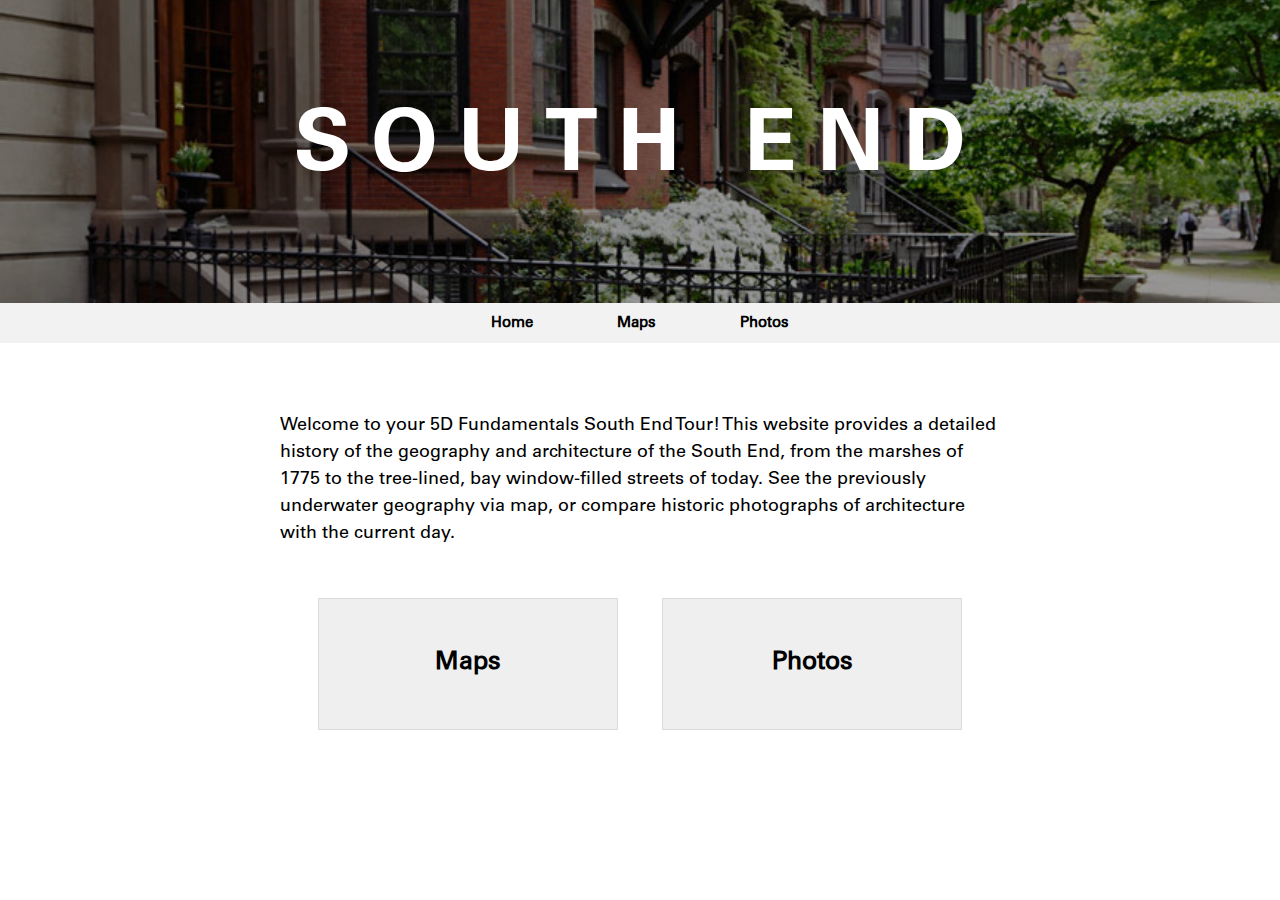
<file: index.html>
<!DOCTYPE html>
<html>
<head>
	<title>South End Tour: Then and Now</title>
	<link rel="stylesheet" type="text/css" href="styles.css">
	<!-- <script src="script.js" type="text/javascript"></script> -->

</head>
<body>
	<a class="header-link" href="index.html"><div class="southendheader">
		<h1 class="title">South End</h1>
	</div></a>

	<div class="navigation">
        <ul class="navigation-list">
            <li class="navigation-list-item">
                <a class="nav" href="index.html">Home</a>
            </li>
            <li class="navigation-list-item">
                <a class="nav" href="subpages/maps.html">Maps</a>
            </li>
            <li class="navigation-list-item2">
                <a class="nav" href="subpages/photos.html">Photos</a>
            </li>
        </ul>
    </div>

	<div class="main-content">

		<div class="intro">
			<p class="intro">Welcome to your 5D Fundamentals South End Tour! This website provides a detailed history of the geography and architecture of the South End, from the marshes of 1775 to the tree-lined, bay window-filled streets of today. See the previously underwater geography via map, or compare historic photographs of architecture with the current day.</p>
		</div>

		<div class="navigation-list-home">
			<a class="navigation-list-home" href="subpages/maps.html"><button class="navigation-list-item-home" type="button">Maps</button></a>
			<a class="navigation-list-home" href="subpages/photos.html"><button class="navigation-list-item-home" type="button">Photos</button></a>
		    <!-- <ul class="navigation-list-home">
		        <li class="navigation-list-item-home">
		            <a class="nav-home" href="subpages/maps.html">Maps</a>
		        </li>
		        <li class="navigation-list-item-home">
		            <a class="nav-home" href="subpages/photos.html">Photos</a>
		        </li>
		    </ul> -->
	    </div>
	</div>

</body>
</html>
</file>
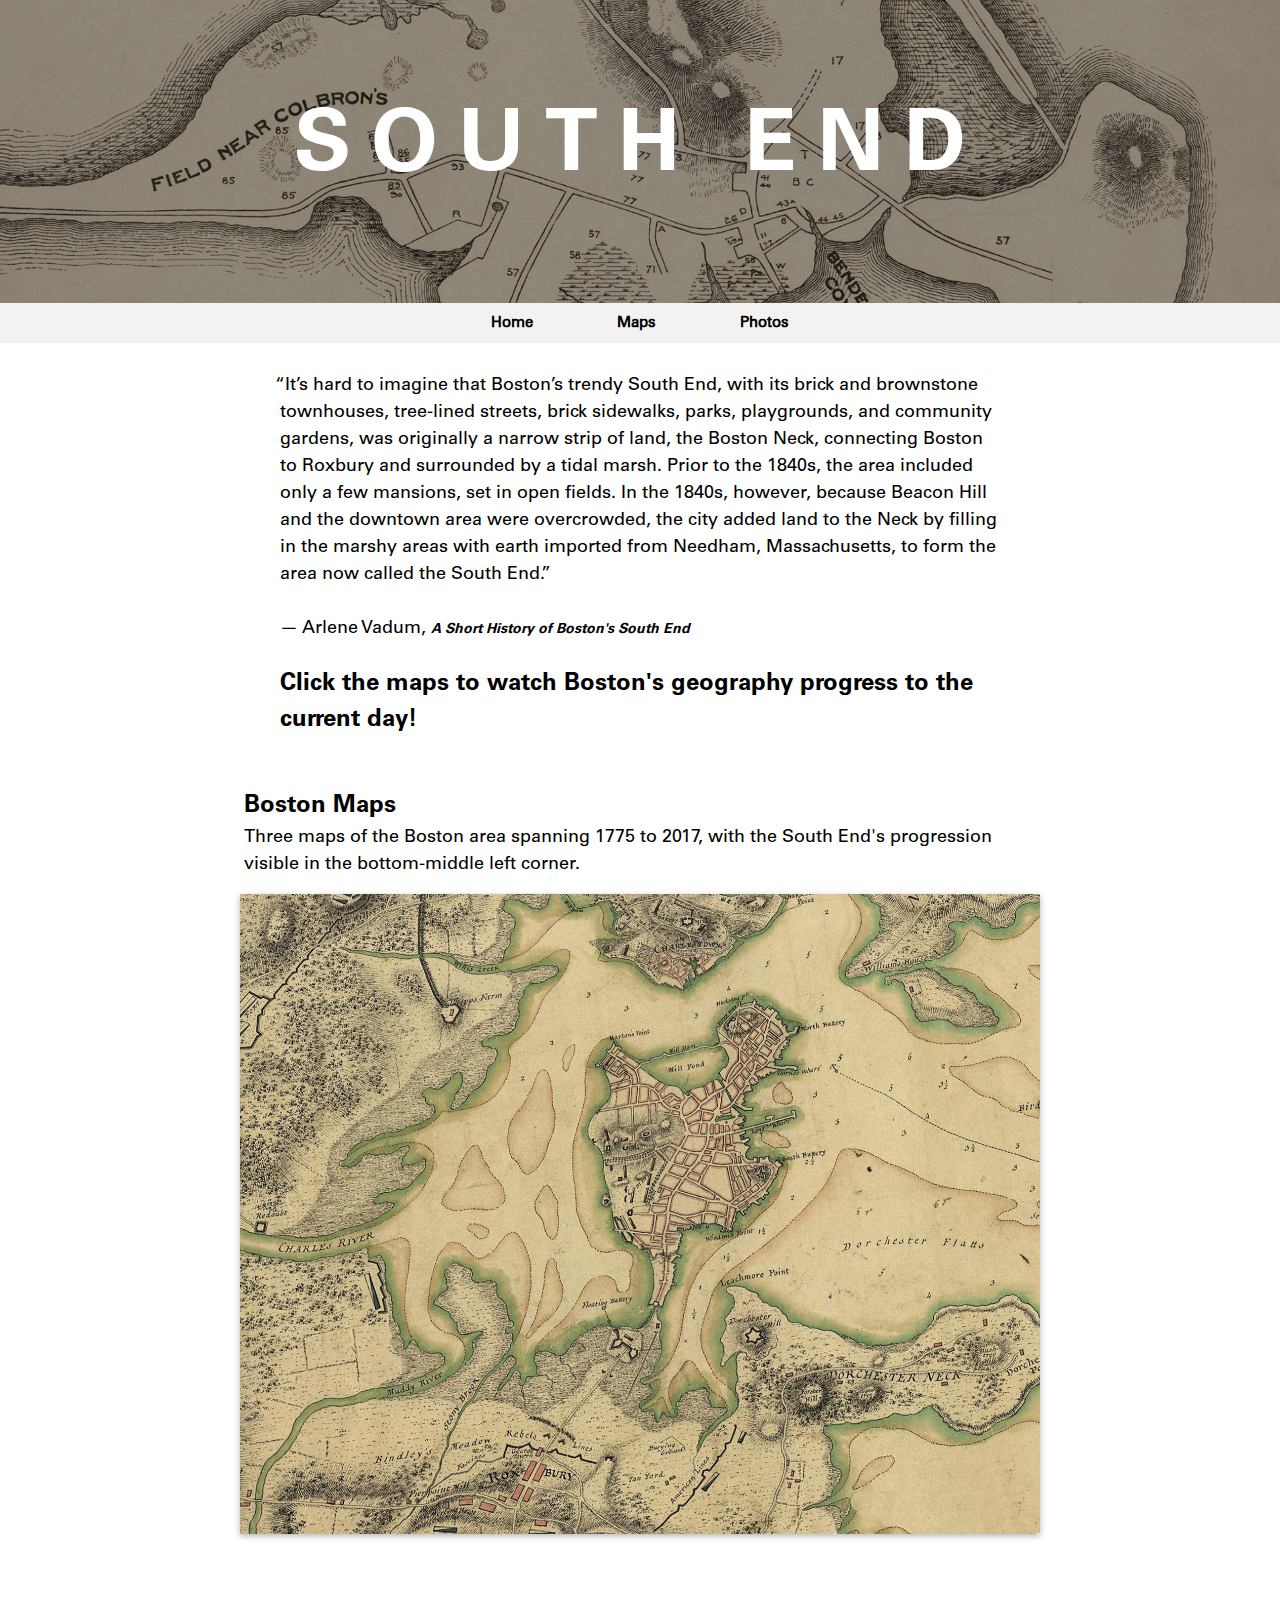
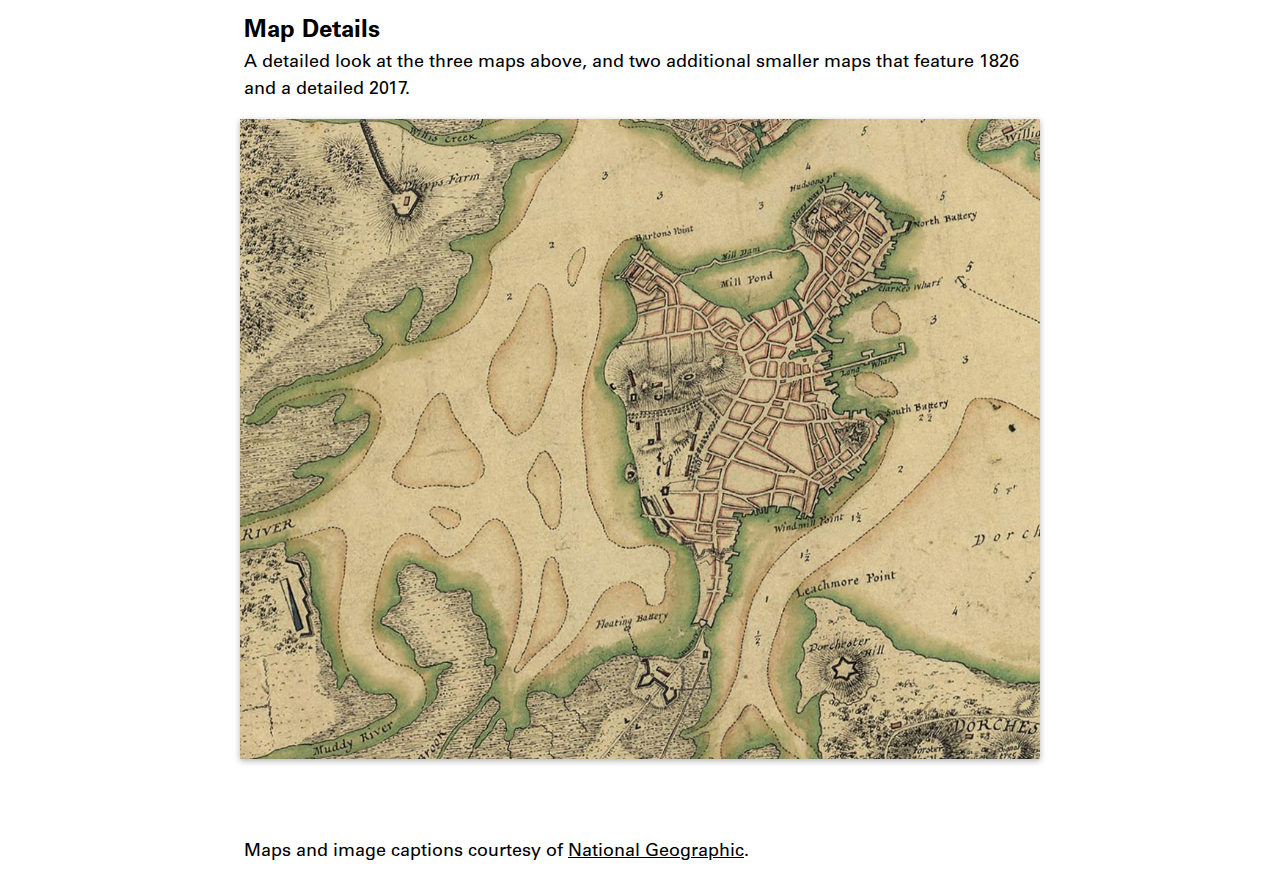
<file: subpages/maps.html>
<!-- Carousel Slider Reference: https://codepen.io/paulnoble/pen/ZYOzLG -->

<!DOCTYPE html>
<html lang="en">
<head>
	<title>South End Tour: Maps</title>
	<link rel="stylesheet" type="text/css" href="../styles.css">
</head>
<body>
	<a class="header-link" href="../index.html"><div class="maps">
		<h1 class="title">South End</h1>
	</div></a>

	<div class="navigation">
        <ul class="navigation-list">
            <li class="navigation-list-item">
                <a class="nav" href="../index.html">Home</a>
            </li>
            <li class="navigation-list-item">
                <a class="nav" href="maps.html">Maps</a>
            </li>
            <li class="navigation-list-item2">
                <a class="nav" href="photos.html">Photos</a>
            </li>
        </ul>
    </div>

	<div class="main-content">

		<div class="photosintro">
			<p class="introphotos">“It’s hard to imagine that Boston’s trendy South End, with its brick and brownstone townhouses, tree-lined streets, brick sidewalks, parks, playgrounds, and community gardens, was originally a narrow strip of land, the Boston Neck, connecting Boston to Roxbury and surrounded by a tidal marsh. Prior to the 1840s, the area included only a few mansions, set in open fields. In the 1840s, however, because Beacon Hill and the downtown area were overcrowded, the city added land to the Neck by filling in the marshy areas with earth imported from Needham, Massachusetts, to form the area now called the South End.”
			<br><br>&mdash; Arlene Vadum, <i><a href="http://www.south-end-boston.com/History">A Short History of Boston's South End</a></i></p>
			<br><br>
			<p class="bold">Click the maps to watch Boston's geography progress to the current day!
			</p>
		</div>

		<div class="carousel-title">
			<h2>Boston Maps</h2>
			<p class="caption">Three maps of the Boston area spanning 1775 to 2017, with the South End's progression visible in the bottom-middle left corner.</p>
		</div>

		<div class="carousel">
		  <input type="checkbox" class="faux-ui-facia"> 
		  <div class="slide" slide="3" annot="Boston in 2017, as seen in Google Maps.">
		    <img src="../img/map/5-big.jpg"  alt="Slide 3">
		  </div>

		  <input type="checkbox" class="faux-ui-facia">
		  <div class="slide" slide="2" annot="Boston’s Back Bay has been partially filled in 1867 U.S. Coastal Survey map (the light gray area under the “ST” of BOSTON on the map).">
		    <img src="../img/map/3-big.jpg"  alt="Slide 2">
		  </div>

		  <input type="checkbox" class="faux-ui-facia">
		  <div class="slide" slide="1" annot="A map of Boston in 1775 shows the dam that closed off Mill Pond, which was later filled in to make new land.">
		    <img src="../img/map/1-big.jpg" alt="Slide 1">
		  </div>
		   
		  <div class="counter" count="3"> / 3</div>
		 
		</div>

		<div class="carousel-title">
			<h2>Map Details</h2>
			<p class="caption">A detailed look at the three maps above, and two additional smaller maps that feature 1826 and a detailed 2017.</p>
		</div>

		<div class="carousel">
		  <input type="checkbox" class="faux-ui-facia"> 
		  <div class="slide" slide="5" annot="Boston in 2017, as seen in Google Maps.">
		    <img src="../img/map/5.jpg"  alt="Slide 5">
		  </div>

		  <input type="checkbox" class="faux-ui-facia">
		  <div class="slide" slide="4" annot="The shape of Boston today is much different than it was in 1630.">
		    <img src="../img/map/4.jpg"  alt="Slide 4">
		  </div>

		  <input type="checkbox" class="faux-ui-facia">
		  <div class="slide" slide="3" annot="Boston’s Back Bay has been partially filled in 1867 U.S. Coastal Survey map (the light gray area under the “ST” of BOSTON on the map)">
		    <img src="../img/map/3.jpg" alt="Slide 3">
		  </div>

		  <input type="checkbox" class="faux-ui-facia">
		  <div class="slide" slide="2" annot="In 1826, Boston’s Back Bay had been dammed off but not yet filled in. The area that is marked “Receiving Basin” on this map. Boston Common is the uncolored area marked “Common.”">
		    <img src="../img/map/2.jpg" alt="Slide 2">
		  </div>

		  <input type="checkbox" class="faux-ui-facia">
		  <div class="slide" slide="1" annot="A map of Boston in 1775 shows the dam that closed off Mill Pond, which was later filled in to make new land.">
		    <img src="../img/map/1.jpg" alt="Slide 1">
		  </div>
		   
		  <div class="counter" count="5"> / 5</div>
		 
		</div>

		<div class="carousel-title">
			<p class="caption">Maps and image captions courtesy of <a class="caption" href="https://news.nationalgeographic.com/2017/06/Boston-landfill-maps-history/">National Geographic</a>.</p>
			<br><br>
		</div>

		<!-- maps and captions courtesy nat geo with link -->

	</div>
</body>
</html>
</file>
<file: styles.css>
@font-face {
	font-family: 'Univers';
	src: url('fonts/UniversLTStd.otf');
}


@font-face {
	font-family: 'Univers Bold';
	src: url('fonts/UniversLTStd-Bold.otf');
}

html, * {
    margin: 0;
    padding: 0;
    box-sizing: border-box;
}

h1.title {
	padding: 100px 0;
	color: white;
	font-family: "Univers Bold";
	text-transform: uppercase;
	font-size: 86px;
	letter-spacing: 20px;
	text-align: center;
	background-color: rgba(0,0,0,0.4);
}

h2 {
	font-size: 24px;
	font-family: "Univers Bold";
}

h3 {
	font-size: 14px;
	font-family: "Univers Bold";
	display: inline;
}

p {
	font-family: "Univers";
	font-size: 14px;
	display: inline;
}

p.bold {
	font-family: "Univers Bold";
	display: inline;
	font-size: 24px;
}

p.caption {
	font-family: "Univers";
	display: inline;
	font-size: 18px;
	line-height: 1.5;
}

a {
	font-family: "Univers";
}

.southendheader {
	background-image: url("img/southendheader.jpg");
	background-size: cover;
	background-position: center;
}

.navigation {
	text-align: center;
	/*margin-top: 120px;*/
	/*text-align: center;*/
}

.navigation-list {
	padding: 10px;
	background-color: #f2f2f2;
}

.navigation-list-item {
	display: inline;
	padding-right: 80px;
}

.navigation-list-item2 {
	display: inline;
}

.main-content {
	width: 1200px;
	margin: 0 auto;
}

.intro {
	margin: 0 auto;
	width: 60%;
	padding-top: 70px;
	line-height: 1.5;
}

.photosintro {
	margin: 0 auto;
	width: 60%;
	padding-top: 30px;
	line-height: 1.5;
}

p.intro {
	font-size: 18px;
}

p.introphotos {
	font-size: 18px;
	margin-left: -5px;
}

.column1 {
	width: 60%;
	float: left;
}

.column1 img {
	width:100%;
}

.column1vert {
	width: 60%;
	float: left;
}

.column1vert img {
	width:100%;
}

.column2 {
	width: 40%;
	float: left;
	padding-bottom: 20px;
	padding: 0px 20px;
	/*margin: 50px 0px;*/
}

.container {
	width: 100%;
	overflow: hidden;
	margin: 130px 0px;
}

/* ------------------------------ PHOTOS ------------------------------ */

.churchst {
	min-height: 100%;
	width:auto;
    position: relative;
    display: inline-block;
    /*margin: 50px 0px;*/
}

.churchst .new {
	display: none;
	width:100%;
    position: absolute;
    top: 0;
    left: 0;
    z-index: 99;
}

.churchst:hover .new {
	display: inline;
}

.tremontspire {
	min-width: 100%;
	height:auto;
    position: relative;
    display: inline-block;
    /*margin: 50px 0px;*/
}

.tremontspire .new {
	display: none;
	width:100%;
    position: absolute;
    top: 0;
    z-index: 99;
}

.tremontspire:hover .new {
	display: inline;
}

.southendgrounds, .broadwaybridge, .washingtonxsavoy, .washingtonxwaltham, .washington, .shawmutxtremont {
	min-width: 100%;
	height:auto;
    position: relative;
    display: inline-block;
    /*margin: 50px 0px;*/
}

.southendgrounds .new, .washingtonxsavoy .new, .washington .new {
	display: none;
	width:100%;
    position: absolute;
    top: 0;
    left: 0;
    z-index: 99;
}

.southendgrounds:hover .new, .broadwaybridge:hover .new, .washingtonxsavoy:hover .new, .washingtonxwaltham:hover .new, .washington:hover .new, .shawmutxtremont:hover .new {
	display: inline;
}

.broadwaybridge .new, .washingtonxwaltham .new, .shawmutxtremont .new {
	display: none;
	width:100%;
    position: absolute;
    top: 0;
    z-index: 99;
}

/* ----------------------------------------------------------------------- */

.maps {
	background-image: url("img/headermap.jpg");
	background-size: cover;
	background-position: center;
}

.photos {
	background-image: url("img/old/8-broadwaybridgeOLD0.5.jpg");
	background-size: cover;
	background-position: center;
}

.navigation-list-home {
	margin: 30px 0px;
	text-align: center;
}

.navigation-list-item-home {
	display: inline-block;
	text-align: center;
	width:300px;
	overflow: hidden;
	padding: 50px;
	margin: 20px;
	border:1px solid #DCDCDC;
	font-size: 25px;
	font-family: "Univers";
	font-weight: 600;
}

.nav-home {
	background-color: #fff;
    border: 1px solid #DCDCDC;
    padding: 50px;
    text-align: center;
    display: inline-block;
}

a:link {
	color: #000;
	text-decoration: none;
	font-size: 14px;
	font-family: "Univers Bold";
	display: inline;
}

a:visited {	
	color:#000;
	text-decoration: none;
	font-family: "Univers Bold";
	display: inline;
}

a:hover {
	color:#000;
	text-decoration: underline;
	font-family: "Univers Bold";
	display: inline;
}

a:active {
	color:#000;
	text-decoration: none;
	font-family: "Univers Bold";
	display: inline;
}

a.header-link:hover {
	text-decoration: none;
}

a.nav {
	color: #000;
	text-decoration: none;
	font-size: 15px;
	font-family: "Univers";
	font-weight: 600;
}

a.nav:visited {	
	color:#000;
	text-decoration: none;
}

a.nav:hover {
	color:#000;
	text-decoration: underline;
}

a.nav:active {
	color:#000;
	text-decoration: none;
}

a.nav-home {
	color: #000;
	text-decoration: none;
	font-size: 25px;
}

a.nav-home:visited {	
	color:#000;
	text-decoration: none;
}

a.nav-home:hover {
	color:#000;
	text-decoration: underline;
}

a.nav-home:active {
	color:#000;
	text-decoration: none;
}

a.caption:link {
	color: #000;
	text-decoration: underline;
	font-size: 18px;
	font-family: "Univers";
	display: inline;
}

a.caption:visited {	
	color:#000;
	text-decoration: none;
	font-family: "Univers";
	display: inline;
}

a.caption:hover {
	color:#696969;
	text-decoration: underline;
	font-family: "Univers";
	display: inline;
}

a.caption:active {
	color:#000;
	text-decoration: none;
	font-family: "Univers";
	display: inline;
}


.backbutton-text {
	font-family: "Avenir";
	font-size: 15px;
	color: #696969;
}

.backbutton {
	padding: 10px;
	border:1px solid #DCDCDC;
	display: block;
	width: 75px;
	margin-top: 10px;
	margin-left: 10px;
}

a.backbutton-link:link {
	color: #696969;
	text-decoration: none;
	font-size: 15px;
}

a.backbutton-link:visited {	
	color:#696969;
	text-decoration: none;
}

a.backbutton-link:hover {
	color:#696969;
	text-decoration: underline;
}

a.backbutton-link:active {
	color:#696969;
	text-decoration: none;
}

.carousel-title {
	margin: 0 auto;
	width: 66%;
	padding-top: 50px;
	line-height: 1.5;
}

.carousel {
  position: relative;
  width: 800px;
  height: 640px;
  overflow: hidden;
  margin: 0 auto;
  box-shadow: 0 2px 6px rgba(0,0,0,0.3);
  margin-bottom: 30px;
  margin-top: 15px;
}

.carousel img {
	width: 100%;

}

.carousel:hover .slide:after,
.carousel:hover .counter,
.carousel:hover .slide:before {
  opacity: 1;
}
.slide {
  float: right;
  position: absolute;
  z-index: 1;
  width: 800px;
  height: 640px;
  background-color: #eee;
  /*text-align: center;*/
  transition: opacity 0.4s;
  opacity: 1;
  font-family: "Univers";
}
.slide:before {
  content: attr(annot);
  display: block;
  position: absolute;
  left: 20px;
  bottom: 20px;
  color: rgba(255,255,255,0.9);
  font-size: 14px;
  font-weight: 300;
  z-index: 12;
  opacity: 0;
  transition: opacity 0.3s;
  text-shadow: 0 0 1px #000;
  font-family: "Univers";
}
.slide:after {
  content: attr(slide);
  display: block;
  position: absolute;
  bottom: 0;
  transition: opacity 0.3s;
  width: 100%;
  height: 100px;
  opacity: 0;
  background-image: linear-gradient(transparent, rgba(0,0,0,0.5));
  text-align: left;
  text-indent: 752px;
  line-height: 142px;
  font-size: 13px;
  color: rgba(255,255,255,0.9);
  text-shadow: 0 0 1px #000;
  font-family: "Univers";
}
.counter {
  position: absolute;
  bottom: 20px;
  right: 1px;
  height: 20px;
  width: 60px;
  z-index: 2;
  text-align: center;
  color: #fff;
  line-height: 21px;
  font-size: 13px;
  opacity: 0;
  transition: opacity 0.3s;
  font-family: "Univers";
}
.faux-ui-facia {
  top: 0;
  right: 0;
  float: right;
  position: absolute;
  margin-top: 0;
  z-index: 9;
  height: 100%;
  width: 100%;
  opacity: 0;
  cursor: pointer;
}
.faux-ui-facia:checked {
  z-index: 8;
}
.faux-ui-facia:checked + .slide {
  opacity: 0;
}
.faux-ui-facia:checked:nth-child(1):checked {
  z-index: 9;
}
.faux-ui-facia:nth-child(1):checked {
  float: left;
  z-index: 9;
}
.faux-ui-facia:nth-child(1):checked + .slide {
  opacity: 1;
}
.faux-ui-facia:nth-child(1):checked ~ .faux-ui-facia {
  float: left;
  z-index: 8;
}
.faux-ui-facia:nth-child(1):checked ~ .faux-ui-facia + .slide {
  opacity: 0;
}
.faux-ui-facia:nth-child(1):checked ~ .faux-ui-facia:checked {
  z-index: 9;
}
.faux-ui-facia:nth-child(1):checked ~ .faux-ui-facia:checked + .slide {
  opacity: 1;
}
</file>
